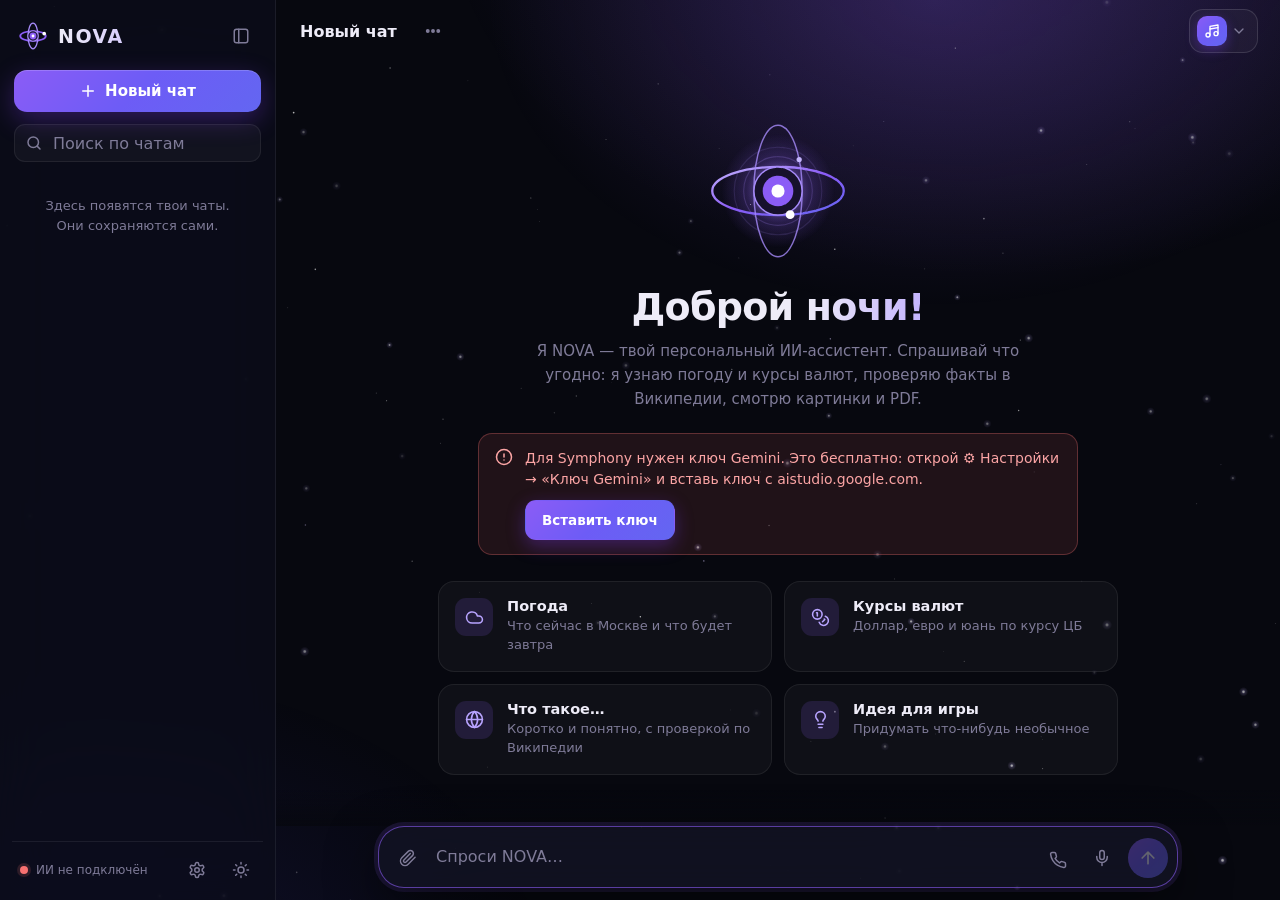
<file: app/index.html>
<!doctype html>
<html lang="ru" data-theme="dark">
<head>
  <meta charset="utf-8">
  <meta name="viewport" content="width=device-width, initial-scale=1, viewport-fit=cover, interactive-widget=resizes-content">
  <meta name="theme-color" content="#07080f">
  <meta name="description" content="NOVA для телефона: личный ИИ-ассистент на Gemini.">
  <link rel="manifest" href="manifest.webmanifest">
  <link rel="apple-touch-icon" href="icon-192.png">
  <title>NOVA</title>
  <link rel="icon" href="icon-192.png">
  <link rel="stylesheet" href="style.css">
  <link rel="stylesheet" href="phone.css">
  <script>window.NOVA_TOKEN = "phone";
    window.NOVA_CARDS = [
      { icon: "cloud", title: "Погода", text: "Что сейчас в Москве и что будет завтра",
        prompt: "Какая сейчас погода в Москве и что будет завтра?" },
      { icon: "coins", title: "Курсы валют", text: "Доллар, евро и юань по курсу ЦБ",
        prompt: "Какой сегодня курс доллара, евро и юаня по ЦБ? Покажи таблицей." },
      { icon: "globe", title: "Что такое…", text: "Коротко и понятно, с проверкой по Википедии",
        prompt: "Объясни простыми словами, что такое чёрная дыра. Проверь по Википедии." },
      { icon: "bulb", title: "Идея для игры", text: "Придумать что-нибудь необычное",
        prompt: "Придумай необычную идею для игры и опиши её в 5 пунктах." },
    ];</script>
</head>
<body>
  <div class="backdrop" aria-hidden="true"></div>
  <canvas id="stars" aria-hidden="true"></canvas>

  <div class="app" id="app">
    <!-- ЛЕВАЯ ПАНЕЛЬ -->
    <aside class="sidebar" id="sidebar">
      <div class="brand">
        <span class="brand-logo" data-orbit="mini"></span>
        <span class="brand-name">NOVA</span>
        <button class="icon-btn" id="collapseBtn" type="button" title="Скрыть панель" data-icon="panel"></button>
      </div>

      <button class="new-chat" id="newChatBtn" type="button">
        <span data-icon="plus"></span><span>Новый чат</span>
      </button>

      <label class="search">
        <span data-icon="search"></span>
        <input id="searchInput" type="text" placeholder="Поиск по чатам" autocomplete="off" spellcheck="false">
        <kbd>Ctrl K</kbd>
      </label>

      <nav class="history" id="history" aria-label="История чатов"></nav>

      <div class="sidebar-foot">
        <div class="status" id="statusBox" title="">
          <span class="dot"></span><span class="status-text">подключаюсь…</span>
        </div>
        <button class="icon-btn" id="settingsBtn" type="button" title="Настройки" data-icon="gear"></button>
        <button class="icon-btn" id="themeBtn" type="button" title="Светлая / тёмная тема" data-icon="sun"></button>
      </div>
    </aside>
    <div class="scrim" id="scrim"></div>

    <!-- ОСНОВНАЯ ОБЛАСТЬ -->
    <main class="main">
      <header class="topbar">
        <button class="icon-btn" id="openSidebarBtn" type="button" title="Показать панель" data-icon="panel"></button>
        <h1 class="chat-title" id="chatTitle" title="Двойной щелчок — переименовать">Новый чат</h1>
        <button class="role-badge" id="roleBadge" type="button" title="Роль NOVA в этом чате — нажми, чтобы изменить" hidden></button>
        <div class="chat-menu-wrap">
          <button class="icon-btn" id="chatMenuBtn" type="button" title="Действия с чатом" data-icon="dots"></button>
          <div class="menu" id="chatMenu" hidden>
            <button type="button" data-act="role"><span data-icon="mask"></span>Роль чата…</button>
            <button type="button" data-act="rename" data-needs-messages><span data-icon="pencil"></span>Переименовать</button>
            <div class="menu-sep"></div>
            <button type="button" data-act="md" data-needs-messages><span data-icon="download"></span>Скачать .md<small>для чтения</small></button>
            <button type="button" data-act="json" data-needs-messages><span data-icon="download"></span>Скачать .json<small>для импорта</small></button>
            <div class="menu-sep"></div>
            <button type="button" data-act="delete" data-needs-messages class="danger"><span data-icon="trash"></span>Удалить чат</button>
          </div>
        </div>
        <div class="timer-wrap" id="timerWrap" hidden>
          <button class="timer-pill" id="timerPill" type="button" title="Таймеры и напоминания"></button>
          <div class="menu timer-menu" id="timerMenu" hidden></div>
        </div>
        <div class="mode-switch" id="modeSwitch" role="tablist" aria-label="Режим"></div>
      </header>

      <section class="scroller" id="scroller">
        <div class="welcome" id="welcome">
          <div class="welcome-orbit" data-orbit="big"></div>
          <h2 class="greeting" id="greeting">Привет!</h2>
          <p class="welcome-sub">Я NOVA — твой персональный ИИ-ассистент. Спрашивай что угодно:
            я узнаю погоду и курсы валют, проверяю факты в Википедии, смотрю картинки и PDF.</p>
          <div class="problem" id="problem" hidden></div>
          <div class="cards" id="cards"></div>
        </div>
        <div class="thread" id="thread"></div>
      </section>

      <button class="to-bottom" id="toBottom" type="button" title="Вниз" data-icon="arrowDown"></button>

      <footer class="composer">
        <div class="composer-box" id="composerBox">
          <div class="tray" id="tray" hidden></div>
          <div class="voice-strip" id="voiceStrip" hidden>
            <span class="rec-dot"></span>
            <span class="rec-time" id="recTime">0:00</span>
            <canvas id="voiceWave"></canvas>
            <span class="rec-hint">Говори — текст появится ниже</span>
          </div>
          <div class="composer-row">
            <button class="icon-btn attach" id="attachBtn" type="button" title="Прикрепить картинку или файл" data-icon="paperclip"></button>
            <textarea id="input" rows="1" placeholder="Спроси NOVA…" spellcheck="true"></textarea>
            <button class="icon-btn call-btn" id="callBtn" type="button" title="Голосовой разговор — как звонок" data-icon="phone"></button>
            <button class="icon-btn mic" id="micBtn" type="button" title="Сказать голосом" data-icon="mic"></button>
            <button class="send" id="sendBtn" type="button" title="Отправить (Enter)" data-icon="arrowUp" disabled></button>
          </div>
        </div>
        <input type="file" id="fileInput" multiple hidden>
        <div class="composer-hint">NOVA может ошибаться — проверяй важное · <b>Enter</b> — отправить, <b>Shift+Enter</b> — новая строка · файлы можно <b>перетащить</b> в окно</div>
      </footer>

      <div class="drop" id="drop" hidden>
        <div class="drop-card">
          <span class="drop-icon" data-icon="upload"></span>
          <b>Отпусти, чтобы прикрепить</b>
          <small>Картинки, скриншоты, PDF, Word, код и тексты — до 5 файлов</small>
        </div>
      </div>
    </main>
  </div>

  <div class="toasts" id="toasts" aria-live="polite"></div>

  <div class="lightbox" id="lightbox" hidden><img id="lightboxImg" alt=""></div>

  <div class="settings" id="settings" hidden>
    <div class="settings-card" role="dialog" aria-modal="true" aria-labelledby="settingsTitle">
      <header class="settings-head">
        <span class="settings-icon" data-icon="gear"></span>
        <h3 id="settingsTitle">Настройки</h3>
        <span class="saved" id="savedMark">Сохранено</span>
        <button class="icon-btn" id="settingsClose" type="button" title="Закрыть (Esc)" data-icon="x"></button>
      </header>
      <div class="settings-body">
        <section id="keySection">
          <h4>Ключ Gemini</h4>
          <div class="key-status" id="keyStatus"></div>
          <div class="key-row">
            <input id="keyInput" type="password" placeholder="Вставь ключ сюда (Ctrl+V)" autocomplete="off" spellcheck="false">
            <button class="btn primary" id="keySave" type="button">Проверить и сохранить</button>
          </div>
          <p class="key-help">Ключ бесплатный: открой <a href="https://aistudio.google.com/apikey" data-ext>aistudio.google.com/apikey</a>,
            войди в Google-аккаунт → «Create API key» → скопируй ключ. Он хранится только на этом телефоне.</p>
        </section>

        <section id="dsSection">
          <h4>Ключ для Sonata</h4>
          <div class="key-status" id="dsStatus"></div>
          <div class="key-row">
            <input id="dsInput" type="password" placeholder="Ключ DeepSeek или OpenRouter «sk-…»" autocomplete="off" spellcheck="false">
            <button class="btn primary" id="dsSave" type="button">Проверить и сохранить</button>
          </div>
          <p class="key-help">На телефоне Sonata — это DeepSeek: нужен ключ DeepSeek или OpenRouter (начинается с «sk-»). Ключ GigaChat работает только в NOVA на компьютере — Сбер не пускает запросы из браузера.
            
            
            Где взять: <a href="https://platform.deepseek.com/api_keys" data-ext>DeepSeek</a> или
            <a href="https://openrouter.ai/keys" data-ext>OpenRouter</a>. Ключ хранится только на этом телефоне.</p>
        </section>

        <section>
          <h4>Профиль</h4>
          <div class="field-row">
            <label class="field"><span>Как тебя зовут</span>
              <input id="setName" type="text" maxlength="40" placeholder="NOVA будет так к тебе обращаться" autocomplete="off"></label>
            <label class="field"><span>Твой город</span>
              <input id="setCity" type="text" maxlength="60" placeholder="Для погоды, если город не назван" autocomplete="off"></label>
          </div>
        </section>

        <section id="memSection">
          <h4>Память</h4>
          <label class="toggle-row">
            <span><b>Запоминать важное обо мне</b><small>Учёба, увлечения, проекты, друзья — NOVA помнит это во всех чатах. Пароли и карты не запоминает.</small></span>
            <input type="checkbox" class="switch" id="setMemory">
          </label>
          <div class="mem-list" id="memList"></div>
          <div class="toggle-row" id="memClearRow">
            <span><b>Забыть всё</b><small>Можно и по одному — крестиком, или словами «забудь …»</small></span>
            <button class="btn danger" id="memClear" type="button">Забыть всё</button>
          </div>
        </section>

        <section>
          <h4>Характер NOVA</h4>
          <div class="personas" id="personas"></div>
          <label class="field"><span>Свои инструкции</span>
            <textarea id="setCustom" rows="3" maxlength="1500" placeholder="Например: называй меня бро, отвечай без эмодзи, объясняй на примерах из игр"></textarea></label>
        </section>

        <section>
          <h4>Голос</h4>
          <label class="toggle-row">
            <span><b>Озвучивать ответы автоматически</b><small>NOVA читает ответ вслух, как только допишет</small></span>
            <input type="checkbox" class="switch" id="setAutoSpeak">
          </label>
          <label class="toggle-row">
            <span><b>Отправлять голосовое сразу</b><small>Сказал в микрофон — сообщение ушло без Enter</small></span>
            <input type="checkbox" class="switch" id="setVoiceSend">
          </label>
          <div class="field-row">
            <label class="field"><span>Голос</span><select id="setVoice"></select></label>
            <label class="field"><span>Скорость речи: <b id="rateValue">1.05×</b></span>
              <input id="setRate" type="range" min="0.6" max="1.8" step="0.05"></label>
          </div>
          <button class="btn" id="testVoice" type="button"><span data-icon="volume"></span>Проверить голос</button>
        </section>

        <section id="gameSection" hidden>
          <h4>Игры</h4>
          <label class="toggle-row">
            <span><b>Игровой режим</b><small>Пока идёт игра, Note и Chord не занимают видеокарту: NOVA выгружает их, а на вопросы отвечает Sonata или Symphony</small></span>
            <input type="checkbox" class="switch" id="setGameMode">
          </label>
        </section>

        <section>
          <h4>Оформление</h4>
          <div class="seg" id="themeSeg">
            <button type="button" data-theme-opt="dark"><span data-icon="moon"></span>Тёмная</button>
            <button type="button" data-theme-opt="light"><span data-icon="sun"></span>Светлая</button>
          </div>
        </section>

        <section>
          <h4>Данные</h4>
          <div class="toggle-row">
            <span><b>Импортировать чат</b><small>Из файла .json, который NOVA сохранила раньше (меню «⋯» у чата)</small></span>
            <button class="btn" id="importBtn" type="button">Выбрать файл</button>
          </div>
          <input type="file" id="importInput" accept=".json,application/json" hidden>
          <div class="toggle-row">
            <span><b>Удалить все чаты</b><small>Вместе с вложениями. Вернуть будет нельзя.</small></span>
            <button class="btn danger" id="deleteAll" type="button">Удалить всё</button>
          </div>
        </section>
      </div>
    </div>
  </div>

  <div class="settings" id="roleModal" hidden>
    <div class="settings-card role-card" role="dialog" aria-modal="true" aria-labelledby="roleTitle">
      <header class="settings-head">
        <span class="settings-icon" data-icon="mask"></span>
        <h3 id="roleTitle">Роль чата</h3>
        <button class="icon-btn" id="roleClose" type="button" title="Закрыть (Esc)" data-icon="x"></button>
      </header>
      <div class="settings-body">
        <p class="role-hint">Кем будет NOVA <b>именно в этом чате</b>. Роль сохраняется вместе с чатом, в других чатах NOVA остаётся обычной.</p>
        <div class="presets" id="rolePresets"></div>
        <label class="field"><span>Роль своими словами</span>
          <textarea id="roleText" rows="5" maxlength="1500" placeholder="Например: ты строгий преподаватель физики, объясняй через задачи и проверяй меня вопросами"></textarea></label>
        <div class="modal-actions">
          <button class="btn" id="roleClear" type="button">Убрать роль</button>
          <button class="btn primary" id="roleSave" type="button">Сохранить</button>
        </div>
      </div>
    </div>
  </div>

  <div class="call" id="call" hidden data-state="listening">
    <div class="call-top"><span class="call-dot"></span>Голосовой разговор с NOVA</div>
    <button class="call-orb" id="callOrb" type="button" title="Нажми, чтобы перебить NOVA или сразу отправить сказанное">
      <span class="ring r1"></span><span class="ring r2"></span><span class="ring r3"></span><span class="core"></span>
    </button>
    <div class="call-state" id="callState">Слушаю…</div>
    <div class="call-heard" id="callHeard"></div>
    <div class="call-said" id="callSaid"></div>
    <button class="call-end" id="callEnd" type="button"><span data-icon="phone"></span>Закончить</button>
  </div>

  <div class="assist" id="assist" hidden data-state="idle">
    <div class="assist-grid" aria-hidden="true"></div>
    <header class="assist-top">
      <div class="assist-title"><span class="assist-dot"></span><span>NOVA</span><em>режим помощника</em></div>
      <div class="assist-clock"><b id="assistTime"></b><span id="assistDate"></span></div>
    </header>
    <aside class="assist-panel left">
      <h4>Скажи, например</h4>
      <ul id="assistHints"></ul>
    </aside>
    <main class="assist-center">
      <button class="assist-orb" id="assistOrb" type="button" title="Нажми, чтобы NOVA слушала без «Нова», или чтобы перебить">
        <canvas id="assistCanvas"></canvas><span class="assist-name">NOVA</span>
      </button>
      <div class="assist-state" id="assistState"></div>
      <div class="assist-heard" id="assistHeard"></div>
      <div class="assist-said" id="assistSaid"></div>
    </main>
    <aside class="assist-panel right">
      <h4>Журнал</h4>
      <ol id="assistLog"></ol>
    </aside>
    <footer class="assist-foot">
      <div class="assist-opts" id="assistOpts" hidden>
        <label class="assist-switch"><input type="checkbox" id="assistBg"><i></i><span>Слушать в фоне — даже когда окно закрыто</span></label>
        <label class="assist-switch"><input type="checkbox" id="assistAuto"><i></i><span>Запускать вместе с Windows</span></label>
      </div>
      <span class="assist-mode" id="assistMode"></span>
      <button class="assist-end" id="assistEnd" type="button"><span data-icon="power"></span>Выключить</button>
    </footer>
  </div>

  <div class="modal" id="modal" hidden>
    <div class="modal-card" role="dialog" aria-modal="true">
      <h3 id="modalTitle"></h3>
      <p id="modalText"></p>
      <div class="modal-actions">
        <button class="btn" id="modalCancel" type="button">Отмена</button>
        <button class="btn danger" id="modalOk" type="button">Удалить</button>
      </div>
    </div>
  </div>

  <script src="markdown.js"></script>
  <script src="core.js"></script>
  <script src="app.js"></script>
</body>
</html>
</file>
<file: app/style.css>
/* ============ NOVA — оформление ============ */

:root,
:root[data-theme="dark"] {
  --bg: #07080f;
  --bg-2: #10121f;
  --sidebar: rgba(12, 13, 26, 0.78);
  --surface: rgba(255, 255, 255, 0.035);
  --surface-2: rgba(255, 255, 255, 0.07);
  --surface-3: rgba(255, 255, 255, 0.1);
  --border: rgba(255, 255, 255, 0.07);
  --border-strong: rgba(255, 255, 255, 0.13);
  --text: #eeecf8;
  --text-2: #c3c0d8;
  --muted: #7f7b98;
  --accent: #8b5cf6;
  --accent-2: #6366f1;
  --accent-text: #b8a4ff;
  --accent-soft: rgba(139, 92, 246, 0.15);
  --grad: linear-gradient(135deg, #8b5cf6 0%, #6d5cf6 50%, #6366f1 100%);
  --ok: #34d399;
  --danger: #f87171;
  --danger-text: #fca5a5;
  --danger-soft: rgba(248, 113, 113, 0.1);
  --code-bg: rgba(5, 6, 14, 0.75);
  --composer: rgba(19, 20, 36, 0.82);
  --shadow: 0 18px 50px rgba(0, 0, 0, 0.5);
  --glow-1: rgba(139, 92, 246, 0.2);
  --glow-2: rgba(79, 70, 229, 0.14);
  --scroll: rgba(255, 255, 255, 0.1);
  color-scheme: dark;
}

:root[data-theme="light"] {
  --bg: #f4f3fa;
  --bg-2: #ffffff;
  --sidebar: rgba(255, 255, 255, 0.72);
  --surface: rgba(30, 20, 80, 0.035);
  --surface-2: rgba(30, 20, 80, 0.065);
  --surface-3: rgba(30, 20, 80, 0.1);
  --border: rgba(30, 20, 80, 0.09);
  --border-strong: rgba(30, 20, 80, 0.16);
  --text: #17152a;
  --text-2: #3d3a56;
  --muted: #74718c;
  --accent: #7c3aed;
  --accent-2: #4f46e5;
  --accent-text: #6d28d9;
  --accent-soft: rgba(124, 58, 237, 0.1);
  --grad: linear-gradient(135deg, #8b5cf6 0%, #7360f2 50%, #6366f1 100%);
  --danger-text: #b42318;
  --danger-soft: rgba(220, 38, 38, 0.07);
  --code-bg: #f6f5fc;
  --composer: rgba(255, 255, 255, 0.9);
  --shadow: 0 16px 40px rgba(40, 30, 100, 0.13);
  --glow-1: rgba(139, 92, 246, 0.14);
  --glow-2: rgba(99, 102, 241, 0.1);
  --scroll: rgba(30, 20, 80, 0.16);
  color-scheme: light;
}

* { box-sizing: border-box; }

html, body {
  height: 100%;
  margin: 0;
  background: var(--bg);
  color: var(--text);
  font-family: "Segoe UI Variable Text", "Segoe UI", system-ui, -apple-system, sans-serif;
  font-size: 15px;
  -webkit-font-smoothing: antialiased;
  overflow: hidden;
}

button { font: inherit; color: inherit; cursor: pointer; }
input, textarea { font: inherit; color: inherit; }
svg { display: block; flex-shrink: 0; }

::selection { background: rgba(139, 92, 246, 0.35); }

::-webkit-scrollbar { width: 11px; height: 11px; }
::-webkit-scrollbar-track { background: transparent; }
::-webkit-scrollbar-thumb {
  background: var(--scroll);
  border-radius: 99px;
  border: 3px solid transparent;
  background-clip: content-box;
}
::-webkit-scrollbar-thumb:hover { background-color: var(--surface-3); }

/* ---------- фон ---------- */

.backdrop {
  position: fixed;
  inset: 0;
  overflow: hidden;
  pointer-events: none;
  background:
    radial-gradient(900px 620px at 78% -12%, var(--glow-1), transparent 62%),
    radial-gradient(760px 560px at 8% 112%, var(--glow-2), transparent 60%);
}

/* туманность медленно дрейфует, а у поля ввода разгорается свечение, пока NOVA пишет */
.backdrop::before,
.backdrop::after {
  content: "";
  position: absolute;
  border-radius: 50%;
  pointer-events: none;
}
.backdrop::before {
  width: 70vmax;
  height: 48vmax;
  left: 38%;
  top: -24vmax;
  background: radial-gradient(closest-side, var(--glow-1), transparent);
  animation: nebula-drift 48s ease-in-out infinite alternate;
}
.backdrop::after {
  width: 64vmax;
  height: 26vmax;
  left: 50%;
  bottom: -15vmax;
  translate: -50% 0;
  background: radial-gradient(closest-side, rgba(139, 92, 246, 0.26), rgba(99, 102, 241, 0.09) 55%, transparent);
  opacity: 0;
  transition: opacity 1.4s ease;
}
.nova-writing .backdrop::after { opacity: 1; animation: nebula-pulse 3.4s ease-in-out infinite; }

#stars {
  position: fixed;
  inset: 0;
  width: 100%;
  height: 100%;
  pointer-events: none;
}

/* смена темы — кругом от кнопки (View Transitions) */
::view-transition-old(root),
::view-transition-new(root) { animation: none; mix-blend-mode: normal; }

/* ---------- раскладка ---------- */

.app {
  position: relative;
  display: grid;
  grid-template-columns: 276px minmax(0, 1fr);
  height: 100vh;
  transition: grid-template-columns 0.28s cubic-bezier(0.2, 0.8, 0.2, 1);
}

.app.collapsed { grid-template-columns: 0 minmax(0, 1fr); }

/* ---------- кнопки-иконки ---------- */

.icon-btn {
  display: inline-grid;
  place-items: center;
  width: 36px;
  height: 36px;
  border: 0;
  border-radius: 10px;
  background: transparent;
  color: var(--muted);
  transition: background 0.15s, color 0.15s, transform 0.15s;
}
.icon-btn:hover { background: var(--surface-2); color: var(--text); }
.icon-btn:active { transform: scale(0.94); }
.icon-btn.small { width: 30px; height: 30px; border-radius: 8px; }

/* ---------- левая панель ---------- */

.sidebar {
  display: flex;
  flex-direction: column;
  min-width: 0;
  overflow: hidden;
  padding: 16px 12px 12px;
  background: var(--sidebar);
  border-right: 1px solid var(--border);
  backdrop-filter: blur(24px) saturate(140%);
  z-index: 5;
}
.app.collapsed .sidebar { padding-left: 0; padding-right: 0; border-right-color: transparent; }

.brand {
  display: flex;
  align-items: center;
  gap: 10px;
  padding: 0 4px 0 6px;
  height: 40px;
  white-space: nowrap;
}
.brand-logo { width: 30px; height: 30px; }
.brand-logo svg { width: 100%; height: 100%; }
.brand-name {
  flex: 1;
  font-family: "Segoe UI Variable Display", "Segoe UI", system-ui, sans-serif;
  font-size: 19px;
  font-weight: 700;
  letter-spacing: 0.08em;
  background: linear-gradient(90deg, var(--text), var(--accent-text));
  -webkit-background-clip: text;
  background-clip: text;
  color: transparent;
}

.new-chat {
  display: flex;
  align-items: center;
  justify-content: center;
  gap: 8px;
  height: 42px;
  margin: 14px 2px 12px;
  border: 0;
  border-radius: 13px;
  background: var(--grad);
  color: #fff;
  font-weight: 600;
  white-space: nowrap;
  box-shadow: 0 8px 26px rgba(124, 58, 237, 0.33), inset 0 1px 0 rgba(255, 255, 255, 0.18);
  transition: transform 0.15s, box-shadow 0.2s, filter 0.2s;
}
.new-chat:hover { transform: translateY(-1px); box-shadow: 0 12px 32px rgba(124, 58, 237, 0.45); filter: brightness(1.06); }
.new-chat:active { transform: translateY(0) scale(0.98); }
.new-chat:disabled { opacity: 0.5; cursor: default; transform: none; }

.search {
  display: flex;
  align-items: center;
  gap: 8px;
  height: 38px;
  margin: 0 2px 6px;
  padding: 0 10px;
  border: 1px solid var(--border);
  border-radius: 11px;
  background: var(--surface);
  color: var(--muted);
  transition: border-color 0.15s, background 0.15s;
}
.search:focus-within { border-color: var(--accent); background: var(--surface-2); }
.search input {
  flex: 1;
  min-width: 0;
  border: 0;
  outline: 0;
  background: transparent;
  font-size: 13.5px;
}
.search input::placeholder { color: var(--muted); }
kbd {
  font: 600 10.5px "Segoe UI", sans-serif;
  color: var(--muted);
  padding: 2px 6px;
  border: 1px solid var(--border-strong);
  border-radius: 6px;
  white-space: nowrap;
}

.history {
  flex: 1;
  overflow-y: auto;
  overflow-x: hidden;
  margin: 0 -6px;
  padding: 0 6px 8px;
}

.history-group {
  margin: 16px 10px 6px;
  font-size: 11px;
  font-weight: 700;
  letter-spacing: 0.09em;
  text-transform: uppercase;
  color: var(--muted);
}

.chat-item {
  position: relative;
  display: flex;
  align-items: center;
  gap: 6px;
  min-height: 38px;
  padding: 0 6px 0 12px;
  border-radius: 10px;
  color: var(--text-2);
  cursor: pointer;
  transition: background 0.12s, color 0.12s;
}
.chat-item:hover { background: var(--surface-2); color: var(--text); }
.chat-item.fresh { animation: item-in 0.55s cubic-bezier(0.2, 0.8, 0.2, 1); }   /* новый чат въезжает в список */
.chat-item.retitled .ci-title { animation: title-in 0.6s ease; }               /* автоназвание проявляется */
.chat-item.active { background: var(--accent-soft); color: var(--text); }
.chat-item.active::before {
  content: "";
  position: absolute;
  left: 0;
  top: 9px;
  bottom: 9px;
  width: 3px;
  border-radius: 3px;
  background: var(--grad);
}
.chat-item .ci-main { flex: 1; min-width: 0; padding: 8px 0; }
.chat-item .ci-title {
  display: block;
  font-size: 13.5px;
  white-space: nowrap;
  overflow: hidden;
  text-overflow: ellipsis;
}
.chat-item .ci-snippet {
  display: block;
  margin-top: 2px;
  font-size: 12px;
  color: var(--muted);
  white-space: nowrap;
  overflow: hidden;
  text-overflow: ellipsis;
}
.chat-item .ci-actions { display: none; gap: 2px; }
.chat-item:hover .ci-actions,
.chat-item.active .ci-actions { display: flex; }
.chat-item .ci-actions .icon-btn { width: 26px; height: 26px; border-radius: 7px; }
.chat-item .ci-actions .icon-btn.del:hover { color: var(--danger); }
.chat-item input.rename {
  width: 100%;
  margin: 6px 0;
  padding: 4px 8px;
  border: 1px solid var(--accent);
  border-radius: 7px;
  outline: 0;
  background: var(--bg-2);
  font-size: 13.5px;
}

.history-empty {
  margin: 28px 12px;
  text-align: center;
  font-size: 13px;
  line-height: 1.5;
  color: var(--muted);
}

.sidebar-foot {
  display: flex;
  align-items: center;
  gap: 8px;
  padding: 10px 4px 0 8px;
  border-top: 1px solid var(--border);
}
.status {
  flex: 1;
  min-width: 0;
  display: flex;
  align-items: center;
  gap: 8px;
  font-size: 12px;
  color: var(--muted);
  white-space: nowrap;
}
.status .dot {
  width: 8px;
  height: 8px;
  border-radius: 50%;
  background: var(--muted);
  flex-shrink: 0;
}
.status.ok .dot { background: var(--ok); box-shadow: 0 0 0 3px rgba(52, 211, 153, 0.15); }
.status.bad .dot { background: var(--danger); box-shadow: 0 0 0 3px rgba(248, 113, 113, 0.15); }
.status-text { overflow: hidden; text-overflow: ellipsis; }

.scrim { display: none; }

/* ---------- основная область ---------- */

.main {
  grid-column: 2;
  grid-row: 1;
  position: relative;
  display: flex;
  flex-direction: column;
  min-width: 0;
  min-height: 0;
  z-index: 1;
}

.topbar {
  display: flex;
  align-items: center;
  gap: 10px;
  height: 62px;
  padding: 0 22px 0 16px;
  flex-shrink: 0;
}
#openSidebarBtn { display: none; }
.app.collapsed #openSidebarBtn { display: inline-grid; }

.chat-title {
  min-width: 0;
  margin: 0;
  padding: 4px 8px;
  border-radius: 8px;
  font-size: 16px;
  font-weight: 600;
  white-space: nowrap;
  overflow: hidden;
  text-overflow: ellipsis;
  outline: 0;
}
.chat-title[contenteditable="true"] { background: var(--surface-2); box-shadow: 0 0 0 1px var(--accent); text-overflow: clip; }

/* ---------- выбор модели: Note / Chord / Symphony ---------- */
/* Таймеры и напоминания: значок с обратным отсчётом в шапке */
.timer-wrap { position: relative; margin-left: auto; }
.timer-wrap + .mode-switch { margin-left: 8px; }
.timer-pill {
  display: flex;
  align-items: center;
  gap: 6px;
  max-width: 260px;
  height: 36px;
  padding: 0 12px;
  border: 1px solid var(--border-strong);
  border-radius: 999px;
  background: var(--surface);
  font-size: 13px;
  white-space: nowrap;
  overflow: hidden;
}
.timer-pill b { font-variant-numeric: tabular-nums; font-weight: 700; }
.timer-pill span { overflow: hidden; text-overflow: ellipsis; color: var(--muted); }
.timer-pill svg { flex: none; color: var(--accent); }
.timer-pill.soon { border-color: var(--accent); box-shadow: 0 0 0 3px rgba(139, 92, 246, 0.18); }
.timer-pill.soon svg { animation: ring 1s ease-in-out infinite; }
@keyframes ring { 0%, 100% { transform: rotate(0); } 25% { transform: rotate(14deg); } 75% { transform: rotate(-14deg); } }
.timer-menu { min-width: 260px; }
.timer-row { display: flex; align-items: center; gap: 10px; padding: 8px 8px 8px 10px; border-radius: 10px; }
.timer-row:hover { background: var(--surface); }
.timer-row > div { flex: 1; min-width: 0; display: flex; flex-direction: column; }
.timer-row b { font-size: 13.5px; overflow: hidden; text-overflow: ellipsis; white-space: nowrap; }
.timer-row small { font-size: 12px; color: var(--muted); }
.menu .timer-row button { flex: none; width: 30px; height: 30px; padding: 0; justify-content: center; }

.mode-switch { position: relative; }
.mode-switch.disabled { opacity: 0.6; pointer-events: none; }
.model-btn {
  display: flex;
  align-items: center;
  gap: 10px;
  height: 44px;
  padding: 0 10px 0 7px;
  border: 1px solid var(--border-strong);
  border-radius: 14px;
  background: var(--surface);
  color: var(--text);
  transition: border-color 0.15s, background 0.15s;
}
.model-btn:hover, .model-btn[aria-expanded="true"] { border-color: rgba(139, 92, 246, 0.55); background: var(--surface-2); }
.model-icon {
  display: grid;
  place-items: center;
  width: 30px;
  height: 30px;
  border-radius: 10px;
  background: var(--grad);
  color: #fff;
  box-shadow: 0 4px 12px rgba(124, 58, 237, 0.35);
  flex-shrink: 0;
}
.mb-text { display: flex; flex-direction: column; align-items: flex-start; line-height: 1.15; }
.mb-text b { font-size: 14px; font-weight: 700; letter-spacing: 0.01em; }
.mb-text small { font-size: 11px; color: var(--muted); white-space: nowrap; }
.model-btn > svg { color: var(--muted); transition: transform 0.2s; }
.model-btn[aria-expanded="true"] > svg { transform: rotate(180deg); }

.model-menu { width: 340px; padding: 6px; }
.model-item {
  display: grid;
  grid-template-columns: 36px minmax(0, 1fr) 18px;
  gap: 12px;
  align-items: center;
  width: 100%;
  padding: 10px;
  border: 0;
  border-radius: 12px;
  background: transparent;
  text-align: left;
  transition: background 0.12s;
}
.model-item:hover { background: var(--surface-2); }
.model-item.active { background: var(--accent-soft); }
.model-item .model-icon { width: 36px; height: 36px; border-radius: 11px; background: var(--surface-3); color: var(--accent-text); box-shadow: none; }
.model-item.active .model-icon { background: var(--grad); color: #fff; box-shadow: 0 4px 12px rgba(124, 58, 237, 0.35); }
.model-item b { display: flex; align-items: baseline; gap: 8px; font-size: 15px; }
.model-item b small { font-size: 11.5px; font-weight: 600; color: var(--accent-text); }
.mi-hint { display: block; margin-top: 2px; font-size: 12.5px; line-height: 1.4; color: var(--muted); }
.mi-warn { display: block; margin-top: 5px; font-size: 12px; line-height: 1.4; color: var(--danger-text); }
.mi-check { color: var(--accent-text); }
.model-menu-foot { margin-top: 4px; padding: 9px 10px 5px; border-top: 1px solid var(--border); font-size: 11.5px; line-height: 1.45; color: var(--muted); }
/* разделы меню моделей: «Без VPN в России» / «Нужен VPN в России» */
.model-group {
  display: flex;
  align-items: center;
  gap: 8px;
  padding: 10px 10px 4px;
  font-size: 10.5px;
  font-weight: 700;
  letter-spacing: 0.09em;
  text-transform: uppercase;
  color: var(--muted);
}
.model-group:not(:first-child) { margin-top: 4px; border-top: 1px solid var(--border); padding-top: 12px; }
.model-group i { width: 7px; height: 7px; border-radius: 50%; background: var(--ok); }
.model-group.vpn i { background: #fbbf24; }
.model-menu { max-height: min(560px, calc(100dvh - 90px)); overflow-y: auto; }

.scroller {
  flex: 1;
  min-height: 0;
  overflow-y: auto;
  overflow-x: hidden;
}

/* ---------- приветствие ---------- */

.welcome {
  display: flex;
  flex-direction: column;
  align-items: center;
  max-width: 760px;
  margin: 0 auto;
  padding: 5vh 24px 40px;
  text-align: center;
  animation: rise 0.6s cubic-bezier(0.2, 0.8, 0.2, 1);
}
.welcome[hidden] { display: none; }
.welcome-orbit { width: 168px; height: 168px; margin-bottom: 6px; }
.welcome-orbit svg { width: 100%; height: 100%; overflow: visible; }
.orbit-glow { transform-origin: 115px 115px; animation: breathe 4.5s ease-in-out infinite; }

.greeting {
  margin: 4px 0 10px;
  font-family: "Segoe UI Variable Display", "Segoe UI", system-ui, sans-serif;
  font-size: 38px;
  font-weight: 700;
  letter-spacing: -0.02em;
  background: linear-gradient(100deg, var(--text) 30%, var(--accent-text) 55%, #8ea2ff 70%, var(--text) 95%);
  background-size: 200% 100%;
  -webkit-background-clip: text;
  background-clip: text;
  color: transparent;
  animation: greet-flow 9s ease-in-out infinite alternate;
}
.welcome-sub {
  max-width: 520px;
  margin: 0 0 30px;
  font-size: 15px;
  line-height: 1.6;
  color: var(--muted);
}

.problem {
  display: flex;
  gap: 12px;
  align-items: flex-start;
  max-width: 600px;
  margin: -8px 0 26px;
  padding: 14px 16px;
  border: 1px solid rgba(248, 113, 113, 0.3);
  border-radius: 14px;
  background: var(--danger-soft);
  color: var(--danger-text);
  text-align: left;
  font-size: 14px;
  line-height: 1.5;
}
.problem[hidden] { display: none; }

.cards {
  display: grid;
  grid-template-columns: repeat(2, minmax(0, 1fr));
  gap: 12px;
  width: 100%;
  max-width: 680px;
}
.card {
  display: flex;
  gap: 14px;
  align-items: flex-start;
  padding: 16px;
  border: 1px solid var(--border);
  border-radius: 16px;
  background: var(--surface);
  text-align: left;
  transition: transform 0.2s cubic-bezier(0.2, 0.8, 0.2, 1), border-color 0.2s, background 0.2s, box-shadow 0.2s;
  animation: rise 0.6s cubic-bezier(0.2, 0.8, 0.2, 1) backwards;
}
.card:nth-child(2) { animation-delay: 0.05s; }
.card:nth-child(3) { animation-delay: 0.1s; }
.card:nth-child(4) { animation-delay: 0.15s; }
.card:hover {
  transform: translateY(-3px);
  border-color: rgba(139, 92, 246, 0.45);
  background: var(--surface-2);
  box-shadow: 0 12px 30px rgba(124, 58, 237, 0.16);
}
.card-icon {
  display: grid;
  place-items: center;
  width: 38px;
  height: 38px;
  border-radius: 11px;
  background: var(--accent-soft);
  color: var(--accent-text);
  flex-shrink: 0;
}
.card-title { display: block; font-size: 14.5px; font-weight: 600; }
.card-text { display: block; margin-top: 3px; font-size: 13px; line-height: 1.45; color: var(--muted); }

/* ---------- переписка ---------- */

.thread {
  max-width: 800px;
  margin: 0 auto;
  padding: 10px 28px 40px;
}
.thread:empty { padding: 0; }

.msg { animation: rise 0.35s cubic-bezier(0.2, 0.8, 0.2, 1); }
.msg.user { animation: msg-user 0.45s cubic-bezier(0.2, 0.8, 0.2, 1); transform-origin: 100% 100%; }
.msg.ai { animation: msg-ai 0.55s cubic-bezier(0.2, 0.8, 0.2, 1); }
.no-anim .msg,
.no-anim .msg.user,
.no-anim .msg.ai { animation: none; }
.msg + .msg { margin-top: 26px; }
.msg.ai .body { min-width: 0; }

.msg.user {
  display: flex;
  flex-direction: column;
  align-items: flex-end;
}
.msg.user .bubble {
  max-width: 82%;
  padding: 11px 17px;
  border-radius: 20px 20px 6px 20px;
  background: var(--grad);
  color: #fff;
  font-size: 15px;
  line-height: 1.55;
  white-space: pre-wrap;
  overflow-wrap: anywhere;
  box-shadow: 0 8px 26px rgba(99, 102, 241, 0.25), inset 0 1px 0 rgba(255, 255, 255, 0.16);
}

.msg.ai {
  display: grid;
  grid-template-columns: 34px minmax(0, 1fr);
  gap: 14px;
}
.avatar {
  width: 34px;
  height: 34px;
  padding: 4px;
  border: 1px solid var(--border-strong);
  border-radius: 50%;
  background: radial-gradient(circle at 50% 40%, rgba(139, 92, 246, 0.25), transparent 70%), var(--bg-2);
}
.avatar svg { width: 100%; height: 100%; }
.msg.ai.working .avatar { animation: halo 1.6s ease-in-out infinite; }
.msg.ai.working .avatar svg { animation: spin 2.8s linear infinite; } /* орбита крутится, пока NOVA думает */

.meta {
  display: flex;
  align-items: baseline;
  gap: 8px;
  height: 22px;
  margin-top: 5px;
  font-size: 13px;
}
.meta .name { font-weight: 700; letter-spacing: 0.02em; }
.meta .when { font-size: 12px; color: var(--muted); }

.status-line {
  display: inline-flex;
  align-items: center;
  gap: 9px;
  margin: 8px 0 2px;
  padding: 7px 14px 7px 11px;
  border: 1px solid var(--border);
  border-radius: 999px;
  background: var(--surface);
  font-size: 13px;
  color: var(--text-2);
}
.status-line[hidden] { display: none; }
.status-line svg { color: var(--accent-text); animation: pulse-icon 1.4s ease-in-out infinite; }
.status-line .shimmer {
  background: linear-gradient(90deg, var(--muted) 0%, var(--text) 45%, var(--muted) 90%);
  background-size: 220% 100%;
  -webkit-background-clip: text;
  background-clip: text;
  color: transparent;
  animation: shimmer 1.8s linear infinite;
}

/* ---------- текст ответа (Markdown) ---------- */

.md {
  font-size: 15.5px;
  line-height: 1.72;
  color: var(--text);
  overflow-wrap: anywhere;
}
.md:empty { display: none; }
.md > :first-child { margin-top: 4px; }
.md > :last-child { margin-bottom: 0; }
.md p { margin: 0.65em 0; }
.md h2, .md h3, .md h4, .md h5 {
  margin: 1.2em 0 0.45em;
  font-family: "Segoe UI Variable Display", "Segoe UI", system-ui, sans-serif;
  line-height: 1.3;
}
.md h2 { font-size: 1.35em; }
.md h3 { font-size: 1.18em; }
.md h4, .md h5 { font-size: 1.04em; }
.md strong { font-weight: 650; color: var(--text); }
.md em { color: var(--text-2); }
.md ul, .md ol { margin: 0.55em 0; padding-left: 1.5em; }
.md li { margin: 0.32em 0; padding-left: 0.2em; }
.md li::marker { color: var(--accent-text); font-weight: 600; }
.md a {
  color: var(--accent-text);
  text-decoration: underline;
  text-decoration-color: rgba(139, 92, 246, 0.4);
  text-underline-offset: 3px;
}
.md a:hover { text-decoration-color: currentColor; }
.md code {
  padding: 0.12em 0.42em;
  border: 1px solid var(--border);
  border-radius: 6px;
  background: var(--surface-2);
  font-family: "Cascadia Code", "Cascadia Mono", Consolas, monospace;
  font-size: 0.86em;
}
.md blockquote {
  margin: 0.8em 0;
  padding: 2px 0 2px 16px;
  border-left: 3px solid var(--accent);
  color: var(--text-2);
}
.md hr { margin: 1.4em 0; border: 0; border-top: 1px solid var(--border-strong); }

.code-block {
  margin: 0.9em 0;
  border: 1px solid var(--border-strong);
  border-radius: 14px;
  background: var(--code-bg);
  overflow: hidden;
}
.code-head {
  display: flex;
  align-items: center;
  justify-content: space-between;
  height: 36px;
  padding: 0 8px 0 14px;
  border-bottom: 1px solid var(--border);
  background: var(--surface);
  font-size: 12px;
  color: var(--muted);
}
.code-copy {
  display: flex;
  align-items: center;
  gap: 6px;
  padding: 4px 9px;
  border: 0;
  border-radius: 7px;
  background: transparent;
  color: var(--muted);
  font-size: 12px;
}
.code-copy:hover { background: var(--surface-2); color: var(--text); }
.code-block pre { margin: 0; padding: 14px 16px; overflow-x: auto; }
.code-block code {
  padding: 0;
  border: 0;
  background: none;
  font-size: 13.5px;
  line-height: 1.6;
  white-space: pre;
}
.md code { font-variant-ligatures: none; }

.table-wrap {
  margin: 0.9em 0;
  border: 1px solid var(--border-strong);
  border-radius: 12px;
  overflow-x: auto;
}
/* шире экрана — правый край гаснет, пока не долистали (классы ставит markScrollables) */
.table-wrap.scrollable:not(.at-end),
.code-block pre.scrollable:not(.at-end) {
  -webkit-mask-image: linear-gradient(to right, #000 calc(100% - 44px), transparent);
  mask-image: linear-gradient(to right, #000 calc(100% - 44px), transparent);
}
.md table { width: 100%; border-collapse: collapse; font-size: 14px; }
.md th, .md td {
  padding: 9px 13px;
  text-align: left;
  border-bottom: 1px solid var(--border);
  overflow-wrap: normal; /* слова в ячейках не рвутся посередине */
  word-break: normal;
  hyphens: auto;
}
.md th { white-space: nowrap; }
.md th { background: var(--surface-2); font-weight: 650; }
.md tr:last-child td { border-bottom: 0; }

/* курсор печати — светящаяся «планета» NOVA, мягко пульсирует */
.caret {
  display: inline-block;
  width: 0.58em;
  height: 0.58em;
  margin-left: 4px;
  border-radius: 50%;
  background: radial-gradient(circle at 40% 38%, #fff 0 28%, var(--accent-text) 62%, var(--accent) 100%);
  box-shadow: 0 0 10px 2px rgba(167, 139, 250, 0.55);
  vertical-align: 0.02em;
  animation: caret-pulse 1.1s ease-in-out infinite;
}
/* последние буквы печатаемого текста проступают, как чернила */
.ink.settle { transition: opacity 0.5s ease-out; }

/* ---------- источники, действия, ошибки ---------- */

.sources { display: flex; flex-wrap: wrap; gap: 7px; margin-top: 14px; }
.sources:empty { display: none; }
.source {
  display: inline-flex;
  align-items: center;
  gap: 7px;
  max-width: 230px;
  padding: 5px 11px 5px 6px;
  border: 1px solid var(--border);
  border-radius: 999px;
  background: var(--surface);
  color: var(--text-2);
  font-size: 12.5px;
  text-decoration: none;
  transition: border-color 0.15s, background 0.15s, transform 0.15s;
  animation: pop 0.4s cubic-bezier(0.2, 0.8, 0.2, 1) backwards;
  animation-delay: calc(var(--i, 0) * 70ms);
}
.no-anim .source { animation: none; }
.source:hover { border-color: rgba(139, 92, 246, 0.5); background: var(--surface-2); color: var(--text); transform: translateY(-1px); }
.source img { width: 16px; height: 16px; border-radius: 4px; background: var(--surface-3); }
.source .src-num {
  display: grid;
  place-items: center;
  width: 16px;
  height: 16px;
  border-radius: 4px;
  background: var(--accent-soft);
  color: var(--accent-text);
  font-size: 10px;
  font-weight: 700;
}
.source span:last-child { overflow: hidden; white-space: nowrap; text-overflow: ellipsis; }

.actions {
  display: flex;
  gap: 2px;
  margin-top: 8px;
  opacity: 0;
  transition: opacity 0.15s;
}
.msg:hover .actions,
.msg:last-child .actions,
.actions:focus-within { opacity: 1; }
.msg.user .actions { margin-top: 4px; }
.actions .icon-btn { width: 30px; height: 30px; border-radius: 8px; }
.actions .icon-btn.on { color: var(--accent-text); background: var(--accent-soft); }
.msg:not(:last-child) .act-regen { display: none; }

.note { margin-top: 8px; font-size: 12.5px; color: var(--muted); font-style: italic; }

/* Голосовой разговор: экран «звонка» с живым шаром */
.call {
  --lvl: 0;
  position: fixed;
  inset: 0;
  z-index: 60;
  display: flex;
  flex-direction: column;
  align-items: center;
  justify-content: center;
  gap: 16px;
  padding: 70px 16px 110px;
  background: radial-gradient(circle at 50% 42%, rgba(124, 58, 237, 0.3), transparent 60%), rgba(6, 5, 14, 0.95);
  backdrop-filter: blur(14px);
  color: #f1eeff;
  animation: call-in 0.3s ease;
}
.call[hidden] { display: none; }
.call-top { position: absolute; top: 22px; display: flex; align-items: center; gap: 8px; font-size: 13px; color: rgba(241, 238, 255, 0.7); }
.call-dot { width: 8px; height: 8px; border-radius: 50%; background: #34d399; box-shadow: 0 0 10px #34d399; animation: call-blink 1.6s ease-in-out infinite; }
.call-orb { position: relative; flex: none; width: 230px; height: 230px; padding: 0; border: 0; border-radius: 50%; background: none; cursor: pointer; }
.call-orb .core {
  position: absolute;
  inset: 55px;
  border-radius: 50%;
  background: radial-gradient(circle at 35% 30%, #c4b5fd, #7c3aed 55%, #3b0f8c);
  box-shadow: 0 0 calc(50px + var(--lvl) * 70px) rgba(139, 92, 246, 0.65), inset 0 -10px 30px rgba(0, 0, 0, 0.35);
  transform: scale(calc(1 + var(--lvl) * 0.25));
  transition: transform 0.08s linear, filter 0.3s;
}
.call-orb .ring { position: absolute; inset: 55px; border: 2px solid rgba(167, 139, 250, 0.45); border-radius: 50%; opacity: 0; }
.call[data-state="listening"] .ring { animation: call-ripple 2.4s ease-out infinite; }
.call[data-state="listening"] .r2, .call[data-state="speaking"] .r2 { animation-delay: 0.8s; }
.call[data-state="listening"] .r3, .call[data-state="speaking"] .r3 { animation-delay: 1.6s; }
.call[data-state="speaking"] .core { animation: call-talk 0.9s ease-in-out infinite; }
.call[data-state="speaking"] .ring { border-color: rgba(196, 181, 253, 0.65); animation: call-ripple 1.6s ease-out infinite; }
.call[data-state="speaking"] .r2 { animation-delay: 0.53s; }
.call[data-state="speaking"] .r3 { animation-delay: 1.06s; }
.call[data-state="thinking"] .core { background: conic-gradient(from 0deg, #7c3aed, #c4b5fd, #6366f1, #7c3aed); animation: call-spin 1.4s linear infinite; }
.call[data-state="paused"] .core { filter: grayscale(0.6) brightness(0.7); }
@keyframes call-ripple { 0% { transform: scale(1); opacity: 0.75; } 100% { transform: scale(1.95); opacity: 0; } }
@keyframes call-talk { 0%, 100% { transform: scale(1); } 50% { transform: scale(1.1); } }
@keyframes call-spin { to { transform: rotate(360deg); } }
@keyframes call-blink { 50% { opacity: 0.35; } }
@keyframes call-in { from { opacity: 0; } }
.call-state { font-size: 20px; font-weight: 600; text-align: center; }
.call-heard { min-height: 22px; max-width: 560px; font-size: 15px; color: rgba(241, 238, 255, 0.78); text-align: center; }
.call-said { max-width: 560px; max-height: 92px; overflow: hidden; font-size: 14px; line-height: 1.5; color: rgba(241, 238, 255, 0.55); text-align: center; }
.call-end {
  position: absolute;
  bottom: 34px;
  display: flex;
  align-items: center;
  gap: 8px;
  padding: 13px 26px;
  border: 0;
  border-radius: 999px;
  background: #dc2626;
  color: #fff;
  font-size: 15px;
  font-weight: 600;
  box-shadow: 0 10px 30px rgba(220, 38, 38, 0.35);
}
.call-end:hover { background: #ef4444; }
.call-end svg { transform: rotate(135deg); }
@media (prefers-reduced-motion: reduce) { .call .ring, .call .core { animation: none !important; } }

/* Режим помощника: кнопка в боковой панели */
.assist-btn {
  position: relative;
  display: flex;
  align-items: center;
  gap: 10px;
  height: 40px;
  margin: -4px 2px 12px;
  padding: 0 12px;
  overflow: hidden;
  border: 1px solid rgba(103, 232, 249, 0.3);
  border-radius: 13px;
  background: linear-gradient(90deg, rgba(103, 232, 249, 0.08), rgba(139, 92, 246, 0.12));
  color: var(--text);
  font-weight: 600;
  white-space: nowrap;
  cursor: pointer;
  transition: transform 0.2s, box-shadow 0.2s, border-color 0.2s;
}
.assist-btn::after {
  content: "";
  position: absolute;
  inset: 0;
  background: linear-gradient(100deg, transparent 30%, rgba(103, 232, 249, 0.18) 50%, transparent 70%);
  transform: translateX(-100%);
  animation: assist-sweep 4.5s ease-in-out infinite;
  pointer-events: none;
}
.assist-btn:hover { transform: translateY(-1px); border-color: rgba(103, 232, 249, 0.6); box-shadow: 0 0 26px rgba(103, 232, 249, 0.18); }
.assist-btn:active { transform: scale(0.98); }
.assist-btn[hidden] { display: none; }
.assist-ico { display: grid; color: #67e8f9; }
.assist-badge { margin-left: auto; padding: 2px 6px; border-radius: 6px; background: rgba(103, 232, 249, 0.14); color: #67e8f9; font-size: 9.5px; letter-spacing: 0.1em; }
:root[data-theme="light"] .assist-ico, :root[data-theme="light"] .assist-badge { color: #0e7490; }
:root[data-theme="light"] .assist-badge { background: rgba(14, 116, 144, 0.1); }
@keyframes assist-sweep { 0%, 55% { transform: translateX(-100%); } 100% { transform: translateX(100%); } }
.assist-btn.live { border-color: rgba(103, 232, 249, 0.65); box-shadow: 0 0 22px rgba(103, 232, 249, 0.16); }
.assist-btn.live .assist-badge { animation: call-blink 1.6s ease-in-out infinite; }

/* Режим помощника: экран в духе «Джарвиса» */
.assist {
  --c: 167, 139, 250; /* цвет состояния: ждёт — фиолетовый, слушает — бирюзовый, думает — сиреневый, «да/нет» — янтарный */
  position: fixed;
  inset: 0;
  z-index: 62;
  display: grid;
  grid-template-columns: minmax(210px, 270px) minmax(0, 1fr) minmax(210px, 290px);
  grid-template-rows: auto minmax(0, 1fr) auto;
  gap: 0 26px;
  padding: 22px 28px 24px;
  overflow: hidden;
  background:
    radial-gradient(circle at 50% 44%, rgba(var(--c), 0.17), transparent 52%),
    radial-gradient(ellipse at 50% 125%, rgba(99, 102, 241, 0.28), transparent 60%),
    #05060d;
  color: #e9e6ff;
  font-variant-numeric: tabular-nums;
  animation: assist-in 0.45s ease;
  transition: background 0.5s;
}
.assist[hidden] { display: none; }
.assist.woke, .assist[data-state="awake"] { --c: 103, 232, 249; }
.assist[data-state="thinking"] { --c: 196, 181, 253; }
.assist[data-state="speaking"] { --c: 139, 92, 246; }
.assist[data-state="confirm"] { --c: 251, 191, 36; }
.assist[data-state="paused"] { --c: 148, 163, 184; }
.assist-grid {
  position: absolute;
  inset: 0;
  pointer-events: none;
  background-image:
    linear-gradient(rgba(var(--c), 0.06) 1px, transparent 1px),
    linear-gradient(90deg, rgba(var(--c), 0.06) 1px, transparent 1px);
  background-size: 46px 46px;
  -webkit-mask-image: radial-gradient(circle at 50% 44%, #000 15%, transparent 72%);
  mask-image: radial-gradient(circle at 50% 44%, #000 15%, transparent 72%);
}
.assist-grid::after { /* медленная «сканирующая» полоса */
  content: "";
  position: absolute;
  left: 0;
  right: 0;
  height: 120px;
  background: linear-gradient(180deg, transparent, rgba(var(--c), 0.07), transparent);
  animation: assist-scan 7s linear infinite;
}
.assist-top { grid-column: 1 / -1; position: relative; z-index: 1; display: flex; align-items: flex-start; justify-content: space-between; }
.assist-title { display: flex; align-items: center; gap: 10px; font-size: 13px; font-weight: 700; letter-spacing: 0.22em; text-transform: uppercase; }
.assist-title em { font-style: normal; font-weight: 500; letter-spacing: 0.14em; color: rgba(var(--c), 0.95); transition: color 0.4s; }
.assist-dot { width: 8px; height: 8px; border-radius: 50%; background: rgb(var(--c)); box-shadow: 0 0 12px rgb(var(--c)); animation: call-blink 1.6s ease-in-out infinite; }
.assist-clock { text-align: right; }
.assist-clock b { display: block; font-size: 32px; font-weight: 300; line-height: 1.05; letter-spacing: 0.06em; }
.assist-clock span { font-size: 11.5px; letter-spacing: 0.12em; text-transform: uppercase; color: rgba(233, 230, 255, 0.5); }
.assist-panel {
  position: relative;
  z-index: 1;
  align-self: center;
  max-height: calc(100vh - 190px);
  padding: 14px 12px 10px;
  overflow: auto;
  border: 1px solid rgba(var(--c), 0.2);
  border-radius: 16px;
  background: rgba(10, 10, 26, 0.55);
  -webkit-backdrop-filter: blur(8px);
  backdrop-filter: blur(8px);
  scrollbar-width: none;
  transition: border-color 0.4s;
}
.assist-panel.left { grid-column: 1; grid-row: 2; }
.assist-panel.right { grid-column: 3; grid-row: 2; }
.assist-panel h4 { margin: 0 0 10px 4px; font-size: 10.5px; font-weight: 700; letter-spacing: 0.22em; text-transform: uppercase; color: rgba(var(--c), 0.9); }
.assist-panel ul, .assist-panel ol { display: flex; flex-direction: column; gap: 5px; margin: 0; padding: 0; list-style: none; }
#assistHints button {
  display: flex;
  flex-direction: column;
  gap: 2px;
  width: 100%;
  padding: 6px 10px;
  border: 1px solid transparent;
  border-radius: 10px;
  background: rgba(255, 255, 255, 0.03);
  color: inherit;
  text-align: left;
  cursor: pointer;
  transition: background 0.2s, border-color 0.2s;
}
#assistHints button:hover { border-color: rgba(var(--c), 0.4); background: rgba(var(--c), 0.08); }
#assistHints b { font-size: 13.5px; font-weight: 600; }
#assistHints span { font-size: 11.5px; color: rgba(233, 230, 255, 0.48); }
#assistLog li { padding: 6px 9px; border-left: 2px solid rgba(var(--c), 0.55); border-radius: 0 9px 9px 0; background: rgba(255, 255, 255, 0.025); font-size: 13px; line-height: 1.42; animation: assist-log 0.3s ease; }
#assistLog li.you { border-left-color: rgba(233, 230, 255, 0.3); }
#assistLog li b { display: block; font-size: 10px; font-weight: 700; letter-spacing: 0.16em; text-transform: uppercase; color: rgba(233, 230, 255, 0.42); }
#assistLog li.nova b { color: rgba(var(--c), 0.9); }
#assistLog li.empty { border: 0; background: none; color: rgba(233, 230, 255, 0.42); font-style: italic; }
.assist-center { grid-column: 2; grid-row: 2; position: relative; z-index: 1; display: flex; flex-direction: column; align-items: center; justify-content: center; gap: 10px; min-width: 0; }
.assist-orb { position: relative; flex: none; width: min(48vh, 420px, 100%); aspect-ratio: 1; padding: 0; border: 0; border-radius: 50%; background: none; cursor: pointer; }
.assist-orb canvas { display: block; width: 100%; height: 100%; }
.assist-name { position: absolute; inset: 0; display: grid; place-items: center; padding-left: 0.42em; font-size: clamp(14px, 2.3vh, 20px); font-weight: 700; letter-spacing: 0.42em; color: #fff; text-shadow: 0 0 18px rgba(var(--c), 0.95); pointer-events: none; }
.assist-state { min-height: 30px; font-size: 22px; font-weight: 600; text-align: center; }
.assist-heard { min-height: 24px; max-width: 640px; font-size: 16px; text-align: center; color: rgba(233, 230, 255, 0.4); transition: color 0.2s; }
.assist-heard.final { color: rgba(233, 230, 255, 0.92); }
.assist-said { min-height: 22px; max-width: 640px; max-height: 4.7em; overflow: hidden; font-size: 14.5px; line-height: 1.55; text-align: center; color: rgba(var(--c), 0.95); }
.assist-foot { grid-column: 1 / -1; position: relative; z-index: 1; display: flex; align-items: center; justify-content: center; gap: 18px; flex-wrap: wrap; }
.assist-mode { font-size: 12px; letter-spacing: 0.05em; color: rgba(233, 230, 255, 0.45); }
.assist-opts { display: flex; flex-wrap: wrap; justify-content: center; gap: 8px 18px; width: 100%; }
.assist-opts[hidden] { display: none; }
.assist-switch { display: flex; align-items: center; gap: 9px; font-size: 13px; color: rgba(233, 230, 255, 0.78); cursor: pointer; user-select: none; }
.assist-switch input { position: absolute; opacity: 0; pointer-events: none; }
.assist-switch i { position: relative; flex: none; width: 34px; height: 19px; border-radius: 999px; background: rgba(255, 255, 255, 0.14); transition: background 0.2s; }
.assist-switch i::after { content: ""; position: absolute; top: 2px; left: 2px; width: 15px; height: 15px; border-radius: 50%; background: #fff; transition: transform 0.2s; }
.assist-switch input:checked + i { background: rgb(103, 232, 249); }
.assist-switch input:checked + i::after { transform: translateX(15px); }
.assist-switch input:focus-visible + i { outline: 2px solid rgba(103, 232, 249, 0.8); outline-offset: 2px; }
.assist-end {
  display: flex;
  align-items: center;
  gap: 8px;
  padding: 11px 22px;
  border: 1px solid rgba(248, 113, 113, 0.5);
  border-radius: 999px;
  background: rgba(220, 38, 38, 0.14);
  color: #fecaca;
  font-size: 14px;
  font-weight: 600;
  cursor: pointer;
  transition: background 0.2s;
}
.assist-end:hover { background: rgba(220, 38, 38, 0.32); }
@keyframes assist-in { from { opacity: 0; transform: scale(1.015); } }
@keyframes assist-log { from { opacity: 0; transform: translateX(8px); } }
@keyframes assist-scan { from { top: -120px; } to { top: 100%; } }
@media (max-width: 1000px) {
  .assist { grid-template-columns: minmax(0, 1fr); padding: 18px 16px 20px; }
  .assist-panel { display: none; }
  .assist-center { grid-column: 1; }
  .assist-clock b { font-size: 24px; }
}
@media (prefers-reduced-motion: reduce) { .assist-grid::after, .assist-btn::after { animation: none; } }

/* Долгая память: пометка под ответом и список в настройках */
.mem-note { display: flex; align-items: center; gap: 6px; font-style: normal; cursor: pointer; width: fit-content; }
.mem-note svg { flex: none; color: var(--accent); }
.mem-note:hover { color: var(--text); }
.mem-list { display: flex; flex-direction: column; gap: 4px; margin: 2px 0 6px; max-height: 260px; overflow-y: auto; }
.mem-row { display: flex; align-items: center; gap: 10px; padding: 7px 6px 7px 10px; border-radius: 10px; background: var(--surface); font-size: 13.5px; }
.mem-row svg { flex: none; color: var(--accent); }
.mem-row span { flex: 1; min-width: 0; overflow-wrap: anywhere; }
.mem-row .icon-btn { flex: none; width: 28px; height: 28px; }
.mem-empty { padding: 8px 10px; font-size: 13px; color: var(--muted); }

/* Кнопки подтверждения для компьютера: «Закрыть Roblox» / «Не надо» */
.pc-actions { display: flex; flex-direction: column; gap: 8px; margin-top: 12px; }
.pc-action { display: flex; flex-wrap: wrap; align-items: center; gap: 8px; }
.pc-action .btn:disabled { opacity: 0.6; cursor: default; }
.pc-action.done, .pc-action.declined, .pc-action.failed {
  gap: 8px;
  padding: 9px 13px;
  border: 1px solid var(--border);
  border-radius: 12px;
  background: var(--surface);
  font-size: 13.5px;
  color: var(--muted);
  animation: pc-in 0.25s ease;
}
.pc-action.done svg { color: var(--ok); }
.pc-action.failed svg { color: var(--danger); }
@keyframes pc-in { from { opacity: 0; transform: translateY(4px); } to { opacity: 1; transform: none; } }

.error-card {
  display: flex;
  gap: 12px;
  align-items: flex-start;
  margin-top: 8px;
  padding: 13px 15px;
  border: 1px solid rgba(248, 113, 113, 0.3);
  border-radius: 14px;
  background: var(--danger-soft);
  color: var(--danger-text);
  font-size: 14.5px;
  line-height: 1.55;
}
.error-card .retry {
  margin-top: 10px;
  padding: 6px 14px;
  border: 1px solid rgba(248, 113, 113, 0.4);
  border-radius: 9px;
  background: transparent;
  color: var(--danger-text);
  font-size: 13px;
  font-weight: 600;
}
.error-card .retry:hover { background: rgba(248, 113, 113, 0.12); }

.thinking { display: inline-flex; gap: 5px; margin: 14px 0 4px; }
.thinking i {
  width: 7px;
  height: 7px;
  border-radius: 50%;
  background: var(--accent-text);
  box-shadow: 0 0 8px rgba(167, 139, 250, 0.5);
  animation: bounce 1.2s ease-in-out infinite;
}
.thinking i:nth-child(2) { animation-delay: 0.15s; }
.thinking i:nth-child(3) { animation-delay: 0.3s; }

/* ---------- поле ввода ---------- */

.to-bottom {
  position: absolute;
  left: 50%;
  bottom: 128px;
  z-index: 3;
  display: grid;
  place-items: center;
  width: 38px;
  height: 38px;
  border: 1px solid var(--border-strong);
  border-radius: 50%;
  background: var(--composer);
  color: var(--text);
  box-shadow: var(--shadow);
  backdrop-filter: blur(16px);
  opacity: 0;
  pointer-events: none;
  transform: translate(-50%, 10px);
  transition: opacity 0.2s, transform 0.2s;
}
.to-bottom.show { opacity: 1; pointer-events: auto; transform: translate(-50%, 0); }

.composer {
  position: relative;
  flex-shrink: 0;
  padding: 0 24px 14px;
}
.composer::before {
  content: "";
  position: absolute;
  left: 0;
  right: 0;
  bottom: 100%;
  height: 36px;
  background: linear-gradient(to bottom, transparent, var(--bg));
  pointer-events: none;
  opacity: 0.85;
}
.composer-box {
  display: flex;
  flex-direction: column;
  max-width: 800px;
  margin: 0 auto;
  padding: 9px;
  border: 1px solid var(--border-strong);
  border-radius: 26px;
  background: var(--composer);
  box-shadow: var(--shadow);
  backdrop-filter: blur(22px) saturate(140%);
  transition: border-color 0.2s, box-shadow 0.2s;
}
.composer-box:focus-within {
  border-color: rgba(139, 92, 246, 0.6);
  box-shadow: var(--shadow), 0 0 0 4px var(--accent-soft);
}
.composer-row { display: flex; align-items: flex-end; gap: 6px; }
.attach { width: 40px; height: 40px; border-radius: 50%; }
#input {
  flex: 1;
  min-width: 0;
  max-height: 220px;
  margin: 0;
  padding: 9px 0 9px 2px;
  border: 0;
  outline: 0;
  resize: none;
  background: transparent;
  font-size: 15.5px;
  line-height: 1.5;
}
#input::placeholder { color: var(--muted); }

.mic { width: 40px; height: 40px; border-radius: 50%; }
.mic.listening {
  color: #fff;
  background: #ef4444;
  animation: mic-pulse 1.3s ease-out infinite;
}
/* когда слышно голос — кольцо вокруг кнопки растёт вместе с громкостью */
.mic.listening.live {
  animation: none;
  box-shadow: 0 0 0 calc(3px + var(--level, 0) * 13px) rgba(239, 68, 68, calc(0.18 + var(--level, 0) * 0.25));
  transition: box-shadow 0.08s linear;
}

.voice-strip {
  display: flex;
  align-items: center;
  gap: 12px;
  padding: 4px 8px 10px;
  margin-bottom: 4px;
  border-bottom: 1px solid var(--border);
  animation: fade 0.2s;
}
.voice-strip[hidden] { display: none; }
.rec-dot {
  width: 10px;
  height: 10px;
  border-radius: 50%;
  background: #ef4444;
  box-shadow: 0 0 10px rgba(239, 68, 68, 0.8);
  flex-shrink: 0;
  animation: rec-blink 1.2s ease-in-out infinite;
}
.rec-time {
  min-width: 34px;
  font-size: 13px;
  font-weight: 600;
  font-variant-numeric: tabular-nums;
  color: var(--text-2);
}
#voiceWave { flex: 1; min-width: 0; height: 40px; }
.rec-hint { font-size: 12px; color: var(--muted); white-space: nowrap; }
@keyframes rec-blink { 50% { opacity: 0.35; } }
@media (max-width: 640px) { .rec-hint { display: none; } }
.mic[hidden] { display: none; }

.send {
  display: grid;
  place-items: center;
  width: 40px;
  height: 40px;
  border: 0;
  border-radius: 50%;
  background: var(--grad);
  color: #fff;
  box-shadow: 0 6px 18px rgba(124, 58, 237, 0.4);
  transition: transform 0.15s, opacity 0.2s, box-shadow 0.2s, background 0.2s;
}
.send:hover:not(:disabled) { transform: scale(1.06); }
.send:active:not(:disabled) { transform: scale(0.95); }
.send:disabled { opacity: 0.35; box-shadow: none; cursor: default; }
.send.stop { background: var(--text); color: var(--bg); box-shadow: none; }
.send svg { animation: icon-swap 0.3s cubic-bezier(0.2, 0.8, 0.2, 1); } /* стрелка ↔ «стоп» с поворотом */

.composer-hint {
  margin-top: 9px;
  text-align: center;
  font-size: 11.5px;
  color: var(--muted);
}
.composer-hint b { font-weight: 600; color: var(--text-2); }

/* ---------- уведомления и окна ---------- */

.toasts {
  position: fixed;
  top: 16px;
  right: 16px;
  z-index: 50;
  display: flex;
  flex-direction: column;
  gap: 8px;
  pointer-events: none;
}
.toast {
  display: flex;
  align-items: center;
  gap: 10px;
  max-width: 360px;
  padding: 11px 15px;
  border: 1px solid var(--border-strong);
  border-radius: 13px;
  background: var(--bg-2);
  box-shadow: var(--shadow);
  font-size: 13.5px;
  animation: toast-in 0.3s cubic-bezier(0.2, 0.8, 0.2, 1);
}
.toast.error { border-color: rgba(248, 113, 113, 0.4); color: var(--danger-text); }
.toast.ok svg { color: var(--ok); }
.toast.out { opacity: 0; transform: translateX(20px); transition: opacity 0.25s, transform 0.25s; }

.modal {
  position: fixed;
  inset: 0;
  z-index: 40;
  display: grid;
  place-items: center;
  background: rgba(5, 5, 12, 0.55);
  backdrop-filter: blur(5px);
  animation: fade 0.2s;
}
.modal[hidden] { display: none; }
.modal-card {
  width: min(400px, calc(100vw - 32px));
  padding: 22px 22px 18px;
  border: 1px solid var(--border-strong);
  border-radius: 20px;
  background: var(--bg-2);
  box-shadow: var(--shadow);
  animation: pop 0.25s cubic-bezier(0.2, 0.8, 0.2, 1);
}
.modal-card h3 { margin: 0 0 8px; font-size: 17px; }
.modal-card p { margin: 0 0 20px; font-size: 14px; line-height: 1.5; color: var(--muted); overflow-wrap: anywhere; }
.modal-actions { display: flex; justify-content: flex-end; gap: 8px; }
.btn {
  padding: 9px 16px;
  border: 1px solid var(--border-strong);
  border-radius: 11px;
  background: var(--surface);
  font-weight: 600;
  font-size: 13.5px;
}
.btn:hover { background: var(--surface-2); }
.btn.danger { border-color: transparent; background: #dc2626; color: #fff; }
.btn.danger:hover { background: #ef4444; }

/* ---------- вложения ---------- */

.tray {
  display: flex;
  flex-wrap: wrap;
  gap: 8px;
  padding: 4px 4px 10px;
  margin-bottom: 4px;
  border-bottom: 1px solid var(--border);
}
.tray[hidden] { display: none; }
.att {
  position: relative;
  border: 1px solid var(--border-strong);
  border-radius: 13px;
  background: var(--surface-2);
  animation: pop 0.2s cubic-bezier(0.2, 0.8, 0.2, 1);
}
.att.img { width: 64px; height: 64px; overflow: hidden; }
.att.img img { width: 100%; height: 100%; object-fit: cover; display: block; }
.att.file {
  display: flex;
  align-items: center;
  gap: 10px;
  max-width: 250px;
  height: 64px;
  padding: 0 30px 0 10px;
}
.att-icon {
  display: grid;
  place-items: center;
  width: 36px;
  height: 36px;
  border-radius: 10px;
  background: var(--accent-soft);
  color: var(--accent-text);
  flex-shrink: 0;
}
.att-meta { min-width: 0; display: flex; flex-direction: column; gap: 2px; }
.att-meta b { font-size: 13px; font-weight: 600; white-space: nowrap; overflow: hidden; text-overflow: ellipsis; }
.att-meta small { font-size: 11.5px; color: var(--muted); }
.att .x {
  position: absolute;
  top: 4px;
  right: 4px;
  display: grid;
  place-items: center;
  width: 20px;
  height: 20px;
  padding: 0;
  border: 0;
  border-radius: 50%;
  background: rgba(0, 0, 0, 0.6);
  color: #fff;
  opacity: 0.85;
}
.att .x:hover { opacity: 1; background: #dc2626; }
.att.loading::after {
  content: "";
  position: absolute;
  inset: 0;
  border-radius: inherit;
  background: linear-gradient(90deg, transparent, rgba(255, 255, 255, 0.12), transparent);
  background-size: 200% 100%;
  animation: shimmer 1.2s linear infinite;
}

.msg-files {
  display: flex;
  flex-wrap: wrap;
  justify-content: flex-end;
  gap: 8px;
  max-width: 82%;
  margin-bottom: 8px;
}
.msg-files img {
  display: block;
  max-width: 240px;
  max-height: 240px;
  border: 1px solid var(--border-strong);
  border-radius: 16px;
  object-fit: cover;
  cursor: zoom-in;
  transition: transform 0.15s, box-shadow 0.15s;
}
.msg-files img:hover { transform: scale(1.02); box-shadow: var(--shadow); }
.msg-files .att.file { cursor: pointer; background: var(--surface); padding-right: 14px; }
.msg-files .att.file:hover { border-color: rgba(139, 92, 246, 0.5); }

.drop {
  position: absolute;
  inset: 12px;
  z-index: 25;
  display: grid;
  place-items: center;
  border: 2px dashed var(--accent);
  border-radius: 26px;
  background: rgba(139, 92, 246, 0.1);
  backdrop-filter: blur(6px);
  pointer-events: none;
  animation: fade 0.15s;
}
.drop[hidden] { display: none; }
.drop-card { display: flex; flex-direction: column; align-items: center; gap: 8px; text-align: center; }
.drop-icon {
  display: grid;
  place-items: center;
  width: 64px;
  height: 64px;
  border-radius: 20px;
  background: var(--grad);
  color: #fff;
  box-shadow: 0 10px 30px rgba(124, 58, 237, 0.45);
}
.drop-icon svg { width: 30px; height: 30px; }
.drop-card b { font-size: 18px; }
.drop-card small { color: var(--muted); font-size: 13px; }

.lightbox {
  position: fixed;
  inset: 0;
  z-index: 60;
  display: grid;
  place-items: center;
  background: rgba(3, 3, 8, 0.86);
  backdrop-filter: blur(6px);
  cursor: zoom-out;
  animation: fade 0.18s;
}
.lightbox[hidden] { display: none; }
.lightbox img { max-width: 92vw; max-height: 90vh; border-radius: 14px; box-shadow: 0 20px 60px rgba(0, 0, 0, 0.6); animation: pop 0.22s; }

/* ---------- настройки ---------- */

.settings {
  position: fixed;
  inset: 0;
  z-index: 35;
  display: grid;
  place-items: center;
  background: rgba(5, 5, 12, 0.55);
  backdrop-filter: blur(5px);
  animation: fade 0.2s;
}
.settings[hidden] { display: none; }
.settings-card {
  display: flex;
  flex-direction: column;
  width: min(660px, calc(100vw - 32px));
  max-height: min(820px, calc(100vh - 40px));
  border: 1px solid var(--border-strong);
  border-radius: 22px;
  background: var(--bg-2);
  box-shadow: var(--shadow);
  overflow: hidden;
  animation: pop 0.25s cubic-bezier(0.2, 0.8, 0.2, 1);
}
.settings-head {
  display: flex;
  align-items: center;
  gap: 10px;
  padding: 16px 14px 14px 20px;
  border-bottom: 1px solid var(--border);
}
.settings-icon {
  display: grid;
  place-items: center;
  width: 34px;
  height: 34px;
  border-radius: 10px;
  background: var(--accent-soft);
  color: var(--accent-text);
}
.settings-head h3 { flex: 1; margin: 0; font-size: 18px; }
.saved {
  display: inline-flex;
  align-items: center;
  gap: 5px;
  font-size: 12.5px;
  color: var(--ok);
  opacity: 0;
  transition: opacity 0.3s;
}
.saved.show { opacity: 1; }
.settings-body { overflow-y: auto; padding: 6px 22px 22px; }
.settings-body section { padding: 16px 0 6px; }
.settings-body section + section { border-top: 1px solid var(--border); }
.settings-body h4 {
  margin: 0 0 12px;
  font-size: 11.5px;
  font-weight: 700;
  letter-spacing: 0.09em;
  text-transform: uppercase;
  color: var(--muted);
}
.field { display: flex; flex-direction: column; gap: 6px; margin-bottom: 12px; min-width: 0; }
.field > span { font-size: 13px; color: var(--text-2); }
.field input[type="text"], .field textarea, .field select {
  width: 100%;
  padding: 10px 12px;
  border: 1px solid var(--border-strong);
  border-radius: 11px;
  outline: 0;
  background: var(--surface);
  font-size: 14px;
  transition: border-color 0.15s, box-shadow 0.15s;
}
.field textarea { resize: vertical; min-height: 70px; line-height: 1.5; }
.field select { appearance: none; cursor: pointer; }
.field select option { background: var(--bg-2); color: var(--text); }
.field input[type="text"]:focus, .field textarea:focus, .field select:focus {
  border-color: var(--accent);
  box-shadow: 0 0 0 3px var(--accent-soft);
}
.field input[type="range"] { width: 100%; margin: 10px 0 4px; accent-color: var(--accent); }
.field-row { display: grid; grid-template-columns: 1fr 1fr; gap: 12px; }

.personas { display: grid; grid-template-columns: 1fr 1fr; gap: 10px; margin-bottom: 14px; }
.persona {
  display: flex;
  gap: 11px;
  align-items: flex-start;
  padding: 12px 13px;
  border: 1px solid var(--border-strong);
  border-radius: 14px;
  background: var(--surface);
  text-align: left;
  transition: border-color 0.15s, background 0.15s, transform 0.15s;
}
.persona:hover { transform: translateY(-1px); border-color: rgba(139, 92, 246, 0.45); }
.persona.active { border-color: var(--accent); background: var(--accent-soft); box-shadow: 0 0 0 1px var(--accent) inset; }
.persona .emoji { font-size: 22px; line-height: 1; }
.persona b { display: block; font-size: 14px; }
.persona small { display: block; margin-top: 2px; font-size: 12.5px; color: var(--muted); }

.toggle-row {
  display: flex;
  align-items: center;
  justify-content: space-between;
  gap: 16px;
  padding: 10px 0 12px;
  cursor: pointer;
}
.toggle-row b { display: block; font-size: 14px; font-weight: 600; }
.toggle-row small { display: block; margin-top: 2px; font-size: 12.5px; color: var(--muted); }
.switch {
  appearance: none;
  position: relative;
  flex-shrink: 0;
  width: 44px;
  height: 25px;
  margin: 0;
  border-radius: 99px;
  background: var(--surface-3);
  cursor: pointer;
  transition: background 0.2s;
}
.switch::after {
  content: "";
  position: absolute;
  top: 3px;
  left: 3px;
  width: 19px;
  height: 19px;
  border-radius: 50%;
  background: #fff;
  box-shadow: 0 2px 6px rgba(0, 0, 0, 0.3);
  transition: transform 0.22s cubic-bezier(0.2, 0.8, 0.2, 1);
}
.switch:checked { background: var(--grad); }
.switch:checked::after { transform: translateX(19px); }
.switch:focus-visible { outline: 2px solid var(--accent); outline-offset: 2px; }

#testVoice { display: inline-flex; align-items: center; gap: 8px; }
.seg { display: inline-flex; gap: 4px; padding: 4px; border: 1px solid var(--border); border-radius: 13px; background: var(--surface); }
.seg button {
  display: flex;
  align-items: center;
  gap: 7px;
  padding: 8px 16px;
  border: 0;
  border-radius: 9px;
  background: transparent;
  color: var(--muted);
  font-size: 13.5px;
  font-weight: 600;
}
.seg button.active { background: var(--grad); color: #fff; box-shadow: 0 4px 14px rgba(124, 58, 237, 0.35); }

@media (max-width: 640px) {
  .field-row, .personas { grid-template-columns: 1fr; }
}

.key-status {
  display: inline-flex;
  align-items: center;
  gap: 8px;
  margin-bottom: 12px;
  padding: 6px 12px;
  border-radius: 999px;
  font-size: 13px;
  font-weight: 600;
}
.key-status.ok { background: rgba(52, 211, 153, 0.12); color: var(--ok); }
.key-status.missing { background: var(--danger-soft); color: var(--danger-text); }
.key-row { display: flex; gap: 8px; }
.key-row input {
  flex: 1;
  min-width: 0;
  padding: 10px 12px;
  border: 1px solid var(--border-strong);
  border-radius: 11px;
  outline: 0;
  background: var(--surface);
  font-size: 14px;
}
.key-row input:focus { border-color: var(--accent); box-shadow: 0 0 0 3px var(--accent-soft); }
.key-row .btn { white-space: nowrap; }
.key-help { margin: 10px 0 4px; font-size: 12.5px; line-height: 1.55; color: var(--muted); }
.key-help a { color: var(--accent-text); }
.problem .btn { margin-top: 10px; }

.btn.primary { border-color: transparent; background: var(--grad); color: #fff; box-shadow: 0 6px 18px rgba(124, 58, 237, 0.35); }
.btn.primary:hover { filter: brightness(1.08); background: var(--grad); }

/* ---------- роль чата и меню чата ---------- */

.role-badge {
  display: inline-flex;
  align-items: center;
  gap: 6px;
  max-width: 230px;
  height: 30px;
  padding: 0 12px;
  border: 1px solid rgba(139, 92, 246, 0.45);
  border-radius: 999px;
  background: var(--accent-soft);
  color: var(--accent-text);
  font-size: 12.5px;
  font-weight: 600;
  white-space: nowrap;
  overflow: hidden;
  text-overflow: ellipsis;
  flex-shrink: 1;
  min-width: 0;
  transition: background 0.15s, transform 0.15s;
}
.role-badge .rb-text { min-width: 0; overflow: hidden; text-overflow: ellipsis; }
.role-badge:hover { background: rgba(139, 92, 246, 0.24); transform: translateY(-1px); }
.role-badge[hidden] { display: none; }
.chat-title { flex: 0 1 auto; }
.topbar .mode-switch { margin-left: auto; }

.chat-menu-wrap { position: relative; }
.menu {
  position: absolute;
  top: calc(100% + 6px);
  right: 0;
  z-index: 30;
  min-width: 230px;
  padding: 6px;
  border: 1px solid var(--border-strong);
  border-radius: 14px;
  background: var(--bg-2);
  box-shadow: var(--shadow);
  animation: pop 0.16s cubic-bezier(0.2, 0.8, 0.2, 1);
}
.menu[hidden] { display: none; }
.menu button {
  display: flex;
  align-items: center;
  gap: 10px;
  width: 100%;
  padding: 9px 10px;
  border: 0;
  border-radius: 9px;
  background: transparent;
  font-size: 13.5px;
  text-align: left;
}
.menu button svg { color: var(--muted); }
.menu button small { margin-left: auto; font-size: 11.5px; color: var(--muted); }
.menu button:hover:not(:disabled) { background: var(--surface-2); }
.menu button:disabled { opacity: 0.4; cursor: default; }
.menu button.danger, .menu button.danger svg { color: var(--danger); }
.menu-sep { height: 1px; margin: 5px 6px; background: var(--border); }

.ci-role { flex-shrink: 0; font-size: 12px; margin-right: -2px; }

.role-card { width: min(560px, calc(100vw - 32px)); }
.role-hint { margin: 10px 0 14px; font-size: 13.5px; line-height: 1.55; color: var(--text-2); }
.presets { display: flex; flex-wrap: wrap; gap: 8px; margin-bottom: 14px; }
.preset {
  display: inline-flex;
  align-items: center;
  gap: 7px;
  padding: 8px 13px;
  border: 1px solid var(--border-strong);
  border-radius: 999px;
  background: var(--surface);
  font-size: 13px;
  font-weight: 600;
  transition: border-color 0.15s, background 0.15s, transform 0.15s;
}
.preset:hover { transform: translateY(-1px); border-color: rgba(139, 92, 246, 0.45); }
.preset.active { border-color: var(--accent); background: var(--accent-soft); color: var(--accent-text); }
.role-card .modal-actions { margin-top: 4px; }

.toast .toast-action {
  margin-left: 6px;
  padding: 4px 10px;
  border: 1px solid var(--border-strong);
  border-radius: 8px;
  background: var(--surface-2);
  font-size: 12.5px;
  font-weight: 600;
  pointer-events: auto;
}
.toast .toast-action:hover { background: var(--surface-3); }

/* Если браузер не умеет размывать фон — панели просто непрозрачные, всё остаётся читаемым. */
@supports not ((backdrop-filter: blur(1px)) or (-webkit-backdrop-filter: blur(1px))) {
  .sidebar, .composer-box, .to-bottom { background: var(--bg-2); }
  .modal, .settings, .lightbox { background: rgba(5, 5, 12, 0.85); }
  .drop { background: var(--bg-2); }
}

/* ---------- анимации ---------- */

@keyframes rise { from { opacity: 0; transform: translateY(10px); } to { opacity: 1; transform: none; } }
@keyframes fade { from { opacity: 0; } }
@keyframes pop { from { opacity: 0; transform: scale(0.95) translateY(6px); } }
@keyframes toast-in { from { opacity: 0; transform: translateX(24px); } }
@keyframes blink { to { visibility: hidden; } }
@keyframes shimmer { from { background-position: 120% 0; } to { background-position: -120% 0; } }
@keyframes pulse-icon { 50% { opacity: 0.45; transform: scale(0.9); } }
@keyframes bounce { 0%, 60%, 100% { transform: translateY(0); opacity: 0.5; } 30% { transform: translateY(-6px); opacity: 1; } }
@keyframes breathe { 50% { transform: scale(1.12); opacity: 0.75; } }
@keyframes halo { 50% { box-shadow: 0 0 0 5px rgba(139, 92, 246, 0.18); } }
@keyframes mic-pulse {
  0% { box-shadow: 0 0 0 0 rgba(239, 68, 68, 0.55); }
  100% { box-shadow: 0 0 0 14px rgba(239, 68, 68, 0); }
}
@keyframes msg-user { from { opacity: 0; transform: translate(16px, 10px) scale(0.96); } }
@keyframes msg-ai { from { opacity: 0; transform: translateY(12px); filter: blur(4px); } }
@keyframes spin { to { transform: rotate(360deg); } }
@keyframes caret-pulse { 50% { opacity: 0.45; transform: scale(0.8); box-shadow: 0 0 4px 1px rgba(167, 139, 250, 0.3); } }
@keyframes icon-swap { from { opacity: 0; transform: scale(0.5) rotate(-70deg); } }
@keyframes greet-flow { from { background-position: 0% 0; } to { background-position: 100% 0; } }
@keyframes nebula-drift {
  0% { transform: translate(0, 0) scale(1); }
  50% { transform: translate(-12vmax, 7vmax) scale(1.12); }
  100% { transform: translate(-24vmax, -1vmax) scale(0.94); }
}
@keyframes nebula-pulse { 50% { transform: scale(1.08); opacity: 0.75; } }
@keyframes item-in { from { opacity: 0; transform: translateX(-16px); background: var(--accent-soft); } }
@keyframes title-in { from { opacity: 0; filter: blur(4px); } }

@media (prefers-reduced-motion: reduce) {
  *, *::before, *::after { animation-duration: 0.001ms !important; animation-iteration-count: 1 !important; transition-duration: 0.001ms !important; }
}

/* ---------- узкое окно ---------- */

@media (max-width: 860px) {
  .app, .app.collapsed { grid-template-columns: 0 minmax(0, 1fr); }
  .sidebar {
    position: fixed;
    top: 0;
    bottom: 0;
    left: 0;
    width: 286px;
    padding: 16px 12px 12px !important;
    background: var(--bg-2);
    box-shadow: var(--shadow);
    transform: translateX(-105%);
    transition: transform 0.28s cubic-bezier(0.2, 0.8, 0.2, 1);
    z-index: 30;
  }
  .app.mobile-open .sidebar { transform: none; }
  .app.mobile-open .scrim { display: block; position: fixed; inset: 0; z-index: 20; background: rgba(0, 0, 0, 0.45); }
  #openSidebarBtn { display: inline-grid; }
  .mb-text small { display: none; }
  .model-menu { width: min(340px, calc(100vw - 24px)); }
  .cards { grid-template-columns: 1fr; }
  .thread { padding: 10px 16px 30px; }
  .composer { padding: 0 12px 12px; }
  .composer-hint { display: none; }
  .greeting { font-size: 30px; }

  /* узкий экран (телефон): всё помещается в ширину */
  .chat-title { flex: 1 1 auto; }
  .role-badge { flex-shrink: 0; padding: 0 9px; }
  .role-badge .rb-text { display: none; } /* только значок роли */
  #chatMenu { /* меню «⋯» — от левого края экрана, а не от кнопки, иначе уезжает за край */
    position: fixed;
    top: calc(env(safe-area-inset-top, 0px) + 58px);
    left: 10px;
    right: auto;
    width: min(300px, calc(100vw - 20px));
  }
  .toasts { top: calc(env(safe-area-inset-top, 0px) + 10px); left: 10px; right: 10px; align-items: center; }
  .toast { max-width: 100%; }
  .md table { font-size: 13.5px; }
  .md th { white-space: normal; }
  .md th, .md td { padding: 8px 10px; }
}

@media (max-width: 520px) {
  .key-row { flex-direction: column; }
  .key-row .btn { width: 100%; padding: 11px 16px; }
  .modal-actions .btn { flex: 1; }
  .settings-card { width: calc(100vw - 20px); }
}
</file>
<file: app/phone.css>
/* ============ NOVA для телефона: поправки поверх общего style.css ============ */

/* высота экрана без адресной строки; вырезы и полоски системы не закрывают кнопки */
.app { height: 100vh; height: 100dvh; }
.topbar { padding-top: env(safe-area-inset-top, 0px); height: calc(62px + env(safe-area-inset-top, 0px)); }
.composer { padding-bottom: max(12px, env(safe-area-inset-bottom, 0px)); }
.sidebar { padding-top: max(16px, env(safe-area-inset-top, 0px)) !important; padding-bottom: max(12px, env(safe-area-inset-bottom, 0px)) !important; }

/* на телефоне нет клавиатурных сочетаний и перетаскивания файлов */
.search kbd,
.composer-hint { display: none; }

/* пальцем не «наведёшь» — кнопки под ответами видны всегда */
@media (hover: none) {
  .actions { opacity: 1; }
  .card:hover { transform: none; }
}

/* на телефоне одна модель — кнопка модели компактная, только значок: место отдаём названию чата */
.model-btn .mb-text { display: none; }
.model-btn { gap: 4px; }

@media (max-width: 860px) {
  .topbar { gap: 6px; padding-left: 8px; padding-right: 10px; }
  .chat-title { font-size: 15px; }
  .model-btn { height: 40px; padding: 0 8px 0 6px; gap: 6px; }
  .welcome { padding-top: 3vh; }
  .welcome-orbit { width: 132px; height: 132px; }
  .greeting { font-size: 28px; }
  .welcome-sub { font-size: 14px; margin-bottom: 22px; }
  .card { padding: 13px; }
  .msg.user .bubble { max-width: 88%; }
  .md { font-size: 15px; }
  .md pre { font-size: 12.5px; }
  .settings-card { max-height: 92dvh; }
}

/* поле ввода на телефоне — 16px, иначе браузер приближает страницу при нажатии */
#input, .settings input, .settings textarea, .settings select, .search input { font-size: 16px; }

/* кнопка «Установить NOVA на телефон»: под шапкой, меню чатов её закрывает */
.install-pill {
  position: fixed;
  left: 50%;
  top: calc(68px + env(safe-area-inset-top, 0px));
  translate: -50% 0;
  z-index: 15;
  display: flex;
  align-items: center;
  border-radius: 999px;
  background: var(--grad);
  box-shadow: 0 12px 34px rgba(124, 58, 237, 0.5);
  animation: pop 0.35s cubic-bezier(0.2, 0.8, 0.2, 1);
}
.install-pill button { border: 0; background: none; color: #fff; font-weight: 600; white-space: nowrap; }
.install-pill .ip-go { padding: 10px 6px 10px 18px; font-size: 14px; }
.install-pill .ip-x { padding: 10px 14px 10px 8px; font-size: 13px; opacity: 0.8; }
</file>
